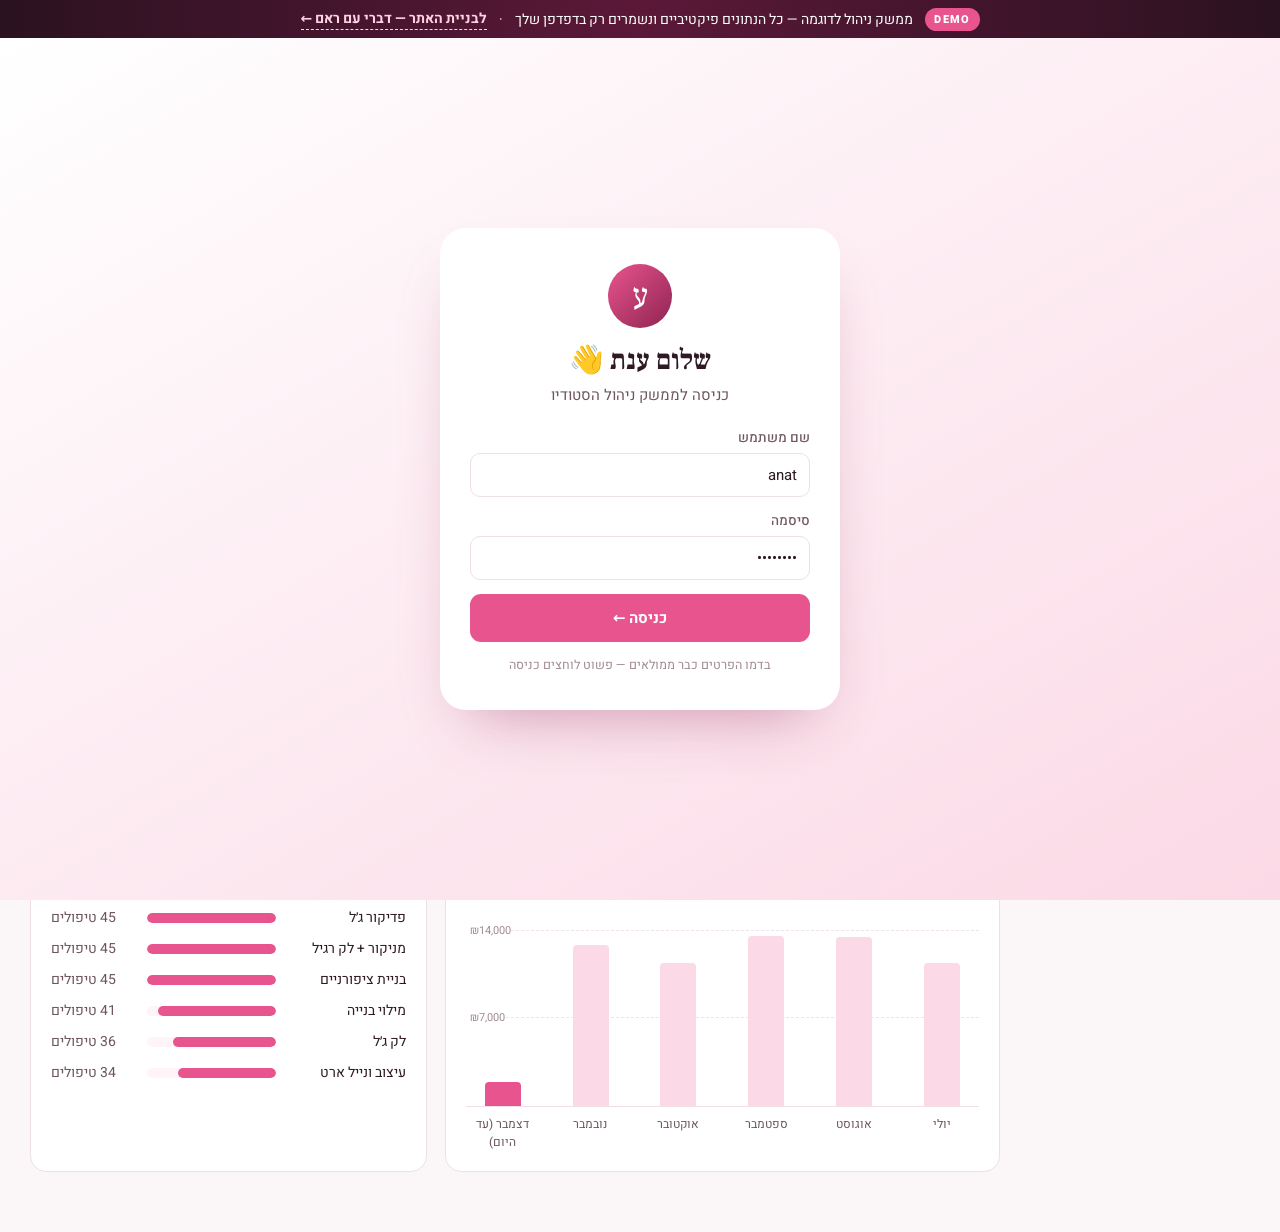
<file: anat/admin/index.html>
<!doctype html>
<html lang="he" dir="rtl">
<head>
  <meta charset="utf-8">
  <meta name="viewport" content="width=device-width, initial-scale=1">
  <title>ניהול סטודיו · ענת</title>
  <meta name="robots" content="noindex">
  <link rel="icon" href="data:image/svg+xml,<svg xmlns='http://www.w3.org/2000/svg' viewBox='0 0 100 100'><circle cx='50' cy='50' r='50' fill='%23e8558e'/><text x='50' y='68' font-size='54' text-anchor='middle' fill='white' font-family='serif'>ע</text></svg>">
  <link rel="preconnect" href="https://fonts.googleapis.com">
  <link rel="preconnect" href="https://fonts.gstatic.com" crossorigin>
  <link href="https://fonts.googleapis.com/css2?family=Frank+Ruhl+Libre:wght@500;700&family=Heebo:wght@400;500;700;800&display=swap" rel="stylesheet">
  <link rel="stylesheet" href="../assets/admin.css">
</head>
<body>

<div class="demo-banner" role="note">
  <span class="tag">DEMO</span>
  <span>ממשק ניהול לדוגמה<span class="long"> — כל הנתונים פיקטיביים ונשמרים רק בדפדפן שלך</span></span>
  <span aria-hidden="true">·</span>
  <a data-reem href="mailto:contact@reembir.com">לבניית האתר — דברי עם ראם ←</a>
</div>

<div class="login" id="login">
  <form class="login-card" id="loginForm">
    <div class="mark">ע</div>
    <h1>שלום ענת 👋</h1>
    <p>כניסה לממשק ניהול הסטודיו</p>
    <div class="field"><label for="lUser">שם משתמש</label><input id="lUser" value="anat" autocomplete="off"></div>
    <div class="field"><label for="lPass">סיסמה</label><input id="lPass" type="password" value="demo1234" autocomplete="off"></div>
    <button class="btn btn-primary" style="width:100%;padding:13px">כניסה ←</button>
    <small>בדמו הפרטים כבר ממולאים — פשוט לוחצים כניסה</small>
  </form>
</div>

<div class="app">
  <aside class="side">
    <div class="brand"><span class="mark">ע</span><span><b>ענת</b><small>ניהול הסטודיו</small></span></div>
    <button class="navbtn active" data-page="dash"><span class="ic">🏠</span>לוח בקרה</button>
    <button class="navbtn" data-page="bookings"><span class="ic">📋</span>הזמנות<span class="count" id="navPending" hidden></span></button>
    <button class="navbtn" data-page="calendar"><span class="ic">📅</span>יומן</button>
    <button class="navbtn" data-page="avail"><span class="ic">🕐</span>זמינות וחופשות</button>
    <button class="navbtn" data-page="payments"><span class="ic">💳</span>תשלומים</button>
    <button class="navbtn" data-page="clients"><span class="ic">👩</span>לקוחות</button>
    <button class="navbtn" data-page="services"><span class="ic">💅</span>טיפולים ומחירים</button>
    <div class="spacer"></div>
    <div class="foot">
      <a class="navbtn" href="../"><span class="ic">🌐</span>צפייה באתר</a>
      <button class="navbtn" id="resetBtn"><span class="ic">↺</span>איפוס נתוני דמו</button>
      <button class="navbtn" id="logoutBtn"><span class="ic">⎋</span>יציאה</button>
    </div>
  </aside>

  <main class="main">
    <div class="topbar">
      <div><h2 id="pageTitle">לוח בקרה</h2><div class="sub" id="pageSub"></div></div>
      <div class="actions">
        <button class="bell" id="bell" title="בקשות חדשות">🔔<span class="dot" id="bellDot" hidden></span></button>
        <button class="btn btn-primary" id="newBookingBtn">+ תור חדש</button>
      </div>
    </div>

    <!-- DASHBOARD -->
    <section class="page active" id="page-dash">
      <div class="grid g-4" id="stats"></div>
      <div class="grid g-2" style="margin-top:18px">
        <div class="card"><h3>התורים של היום <small id="todayLabel"></small></h3><div id="todayList"></div></div>
        <div class="card"><h3>ממתינות לאישור <small><a href="#" data-goto="bookings" data-filter="pending">לכל הבקשות</a></small></h3><div id="pendingList"></div></div>
      </div>
      <div class="grid g-2" style="margin-top:18px">
        <div class="card"><h3>הכנסות לפי חודש <small>₪, 6 חודשים אחרונים</small></h3><div id="revChart"></div></div>
        <div class="card"><h3>טיפולים פופולריים <small>90 ימים אחרונים</small></h3><div id="popular"></div></div>
      </div>
    </section>

    <!-- BOOKINGS -->
    <section class="page" id="page-bookings">
      <div class="toolbar">
        <div class="chips" id="statusChips"></div>
        <input class="search" id="bSearch" placeholder="🔍 חיפוש לפי שם או טלפון">
        <select class="search" id="bWhen" style="max-width:170px">
          <option value="upcoming">מהיום והלאה</option>
          <option value="past">עבר</option>
          <option value="all">הכול</option>
        </select>
      </div>
      <div class="table-wrap"><table>
        <thead><tr><th>לקוחה</th><th>טיפול</th><th>מועד</th><th>מחיר</th><th>סטטוס</th><th>תשלום</th><th></th></tr></thead>
        <tbody id="bTable"></tbody>
      </table></div>
    </section>

    <!-- CALENDAR -->
    <section class="page" id="page-calendar">
      <div class="cal-bar">
        <button class="btn btn-ghost btn-sm" id="wPrev">→ שבוע קודם</button>
        <button class="btn btn-ghost btn-sm" id="wToday">היום</button>
        <button class="btn btn-ghost btn-sm" id="wNext">שבוע הבא ←</button>
        <span class="range" id="wRange"></span>
        <div class="cal-legend">
          <span><i style="background:#fde3ee;border:2px solid var(--pink)"></i>מאושר</span>
          <span><i style="background:var(--warn-bg);border:2px solid var(--warn)"></i>ממתין</span>
          <span><i style="background:var(--ok-bg);border:2px solid var(--ok)"></i>הושלם</span>
          <span><i style="background:repeating-linear-gradient(45deg,#fde7ef,#fde7ef 3px,#fff 3px,#fff 6px)"></i>חופשה / סגור</span>
        </div>
      </div>
      <div class="week-wrap"><div class="week" id="week"></div></div>
      <p class="sub" style="color:var(--ink-3);font-size:13px;margin-top:10px">💡 לחיצה על משבצת ריקה פותחת תור חדש בשעה הזו · לחיצה על תור פותחת את פרטיו</p>
    </section>

    <!-- AVAILABILITY -->
    <section class="page" id="page-avail">
      <div class="grid g-2e">
        <div class="card">
          <h3>שעות פעילות שבועיות <button class="btn btn-primary btn-sm" id="saveHours">שמירה</button></h3>
          <div id="hoursEditor"></div>
          <div class="row2" style="margin-top:16px">
            <div class="field"><label>מרווח בין תורים (דק׳)</label><input type="number" id="setBuffer" min="0" step="5"></div>
            <div class="field"><label>קפיצות זמן ביומן ההזמנות (דק׳)</label><select id="setStep"><option>15</option><option>30</option><option>60</option></select></div>
          </div>
          <label style="display:flex;gap:10px;align-items:center"><span class="switch"><input type="checkbox" id="setAuto"><span></span></span> אישור אוטומטי להזמנות מהאתר</label>
        </div>
        <div class="card">
          <h3>חופשות וימי חסימה <button class="btn btn-primary btn-sm" id="addVac">+ הוספה</button></h3>
          <div id="vacList"></div>
        </div>
      </div>
    </section>

    <!-- PAYMENTS -->
    <section class="page" id="page-payments">
      <div class="grid g-4" id="payStats"></div>
      <div class="card" style="margin-top:18px">
        <h3>ממתינים לגבייה <small>טיפולים שהתקיימו / מתקיימים היום ועדיין לא שולמו</small></h3>
        <div id="dueList"></div>
      </div>
      <h3 style="margin:24px 0 12px;font-size:17px">היסטוריית תנועות</h3>
      <div class="table-wrap"><table>
        <thead><tr><th>תאריך</th><th>לקוחה</th><th>סוג</th><th>אמצעי</th><th>סכום</th><th>קבלה</th></tr></thead>
        <tbody id="payTable"></tbody>
      </table></div>
    </section>

    <!-- CLIENTS -->
    <section class="page" id="page-clients">
      <div class="toolbar"><input class="search" id="cSearch" placeholder="🔍 חיפוש לקוחה"></div>
      <div class="table-wrap"><table>
        <thead><tr><th>לקוחה</th><th>טלפון</th><th>ביקורים</th><th>ביקור אחרון</th><th>התור הבא</th><th>סה״כ הכנסות</th><th></th></tr></thead>
        <tbody id="cTable"></tbody>
      </table></div>
    </section>

    <!-- SERVICES -->
    <section class="page" id="page-services">
      <div class="card">
        <h3>טיפולים ומחירים <small>השינויים מתעדכנים מיד באתר</small><button class="btn btn-primary btn-sm" id="saveSvc">שמירת שינויים</button></h3>
        <div id="svcEditor"></div>
      </div>
      <div class="card" style="margin-top:18px">
        <h3>מקדמה בהזמנה אונליין</h3>
        <div class="field" style="max-width:220px"><label>סכום מקדמה (₪)</label><input type="number" id="setDeposit" min="0" step="10"></div>
      </div>
    </section>
  </main>
</div>

<div class="modal-bg" id="modalBg"><div class="modal" id="modal"></div></div>
<div class="toasts" id="toasts"></div>

<script src="../assets/store.js"></script>
<script src="../assets/admin.js"></script>
</body>
</html>
</file>
<file: anat/assets/admin.css>
:root {
  --pink: #e8558e; --pink-dark: #c23a72; --pink-deep: #8f2352; --pink-soft: #fbd9e6; --pink-mist: #fff5f9;
  --ink: #2f1a24; --ink-2: #6e5560; --ink-3: #a08b95; --line: #f0dfe7; --bg: #fbf6f8; --white: #fff;
  --ok: #1f9d6a; --ok-bg: #e3f6ee; --warn: #b7791f; --warn-bg: #fdf3dc; --bad: #c9393b; --bad-bg: #fde7e7; --info: #3a6fd8; --info-bg: #e6eefc; --mute-bg: #f1edef;
  --banner-h: 38px; --side-w: 250px; --radius: 16px;
}
* { box-sizing: border-box; }
[hidden] { display: none !important; }
body { margin: 0; font-family: 'Heebo', system-ui, sans-serif; color: var(--ink); background: var(--bg); padding-top: var(--banner-h); font-size: 15px; -webkit-font-smoothing: antialiased; }
h1, h2, h3, h4 { margin: 0; }
button { font: inherit; color: inherit; }
a { color: var(--pink-dark); }

.demo-banner { position: fixed; inset: 0 0 auto 0; height: var(--banner-h); z-index: 300; display: flex; align-items: center; justify-content: center; gap: 12px; background: linear-gradient(90deg, #2b1220, #5b1838 50%, #2b1220); color: #fff; font-size: 14px; padding: 0 12px; white-space: nowrap; overflow: hidden; }
.demo-banner .tag { background: var(--pink); font-weight: 800; letter-spacing: .12em; font-size: 11px; padding: 3px 9px; border-radius: 99px; }
.demo-banner a { color: #ffd1e3; font-weight: 700; text-decoration: none; border-bottom: 1px dashed #ffd1e3; }
@media (max-width: 600px) { .demo-banner .long { display: none; } .demo-banner { font-size: 13px; gap: 8px; } }

/* login */
.login { position: fixed; inset: var(--banner-h) 0 0 0; z-index: 200; display: grid; place-items: center; background: linear-gradient(150deg, #fff 0%, var(--pink-soft) 100%); padding: 16px; }
.login.hide { display: none; }
.login-card { width: min(400px, 100%); background: #fff; border-radius: 26px; padding: 36px 30px; box-shadow: 0 30px 60px -30px rgba(143, 35, 82, .45); text-align: center; }
.login-card .mark { width: 64px; height: 64px; border-radius: 50%; margin: 0 auto 14px; display: grid; place-items: center; font-family: 'Frank Ruhl Libre', serif; font-size: 34px; color: #fff; background: linear-gradient(135deg, var(--pink), var(--pink-deep)); }
.login-card h1 { font-family: 'Frank Ruhl Libre', serif; font-size: 28px; }
.login-card p { color: var(--ink-2); margin: 6px 0 22px; }
.login-card .field { text-align: start; }
.login-card small { display: block; margin-top: 14px; color: var(--ink-3); }

/* layout */
.app { display: grid; grid-template-columns: var(--side-w) 1fr; min-height: calc(100vh - var(--banner-h)); }
.side { background: #fff; border-inline-start: 1px solid var(--line); padding: 22px 14px; position: sticky; top: var(--banner-h); height: calc(100vh - var(--banner-h)); display: flex; flex-direction: column; gap: 4px; overflow: auto; }
.side .brand { display: flex; align-items: center; gap: 10px; padding: 0 10px 18px; margin-bottom: 8px; border-bottom: 1px solid var(--line); }
.side .brand .mark { width: 40px; height: 40px; border-radius: 50%; display: grid; place-items: center; font-family: 'Frank Ruhl Libre', serif; font-size: 21px; color: #fff; background: linear-gradient(135deg, var(--pink), var(--pink-deep)); flex: none; }
.side .brand b { display: block; font-family: 'Frank Ruhl Libre', serif; font-size: 19px; line-height: 1.1; }
.side .brand small { color: var(--ink-3); font-size: 12px; }
.navbtn { display: flex; align-items: center; gap: 12px; padding: 11px 14px; border-radius: 12px; border: 0; background: none; cursor: pointer; text-align: start; color: var(--ink-2); font-weight: 500; width: 100%; }
.navbtn:hover { background: var(--pink-mist); color: var(--ink); }
.navbtn.active { background: var(--pink-soft); color: var(--pink-deep); font-weight: 700; }
.navbtn .ic { width: 22px; text-align: center; font-size: 17px; }
.navbtn .count { margin-inline-start: auto; background: var(--pink); color: #fff; font-size: 12px; font-weight: 700; border-radius: 99px; padding: 1px 8px; }
.side .spacer { flex: 1; }
.side .foot { border-top: 1px solid var(--line); padding-top: 10px; display: grid; gap: 2px; }
.side .foot a { text-decoration: none; }

.main { padding: 26px 30px 60px; min-width: 0; }
.topbar { display: flex; align-items: center; justify-content: space-between; gap: 16px; margin-bottom: 24px; flex-wrap: wrap; }
.topbar h2 { font-size: 26px; font-family: 'Frank Ruhl Libre', serif; }
.topbar .sub { color: var(--ink-2); font-size: 14px; }
.topbar .actions { display: flex; gap: 10px; align-items: center; flex-wrap: wrap; }
.bell { position: relative; width: 42px; height: 42px; border-radius: 12px; border: 1px solid var(--line); background: #fff; cursor: pointer; font-size: 18px; }
.bell .dot { position: absolute; top: -5px; left: -5px; background: var(--pink); color: #fff; font-size: 11px; font-weight: 700; border-radius: 99px; min-width: 20px; height: 20px; display: grid; place-items: center; padding: 0 5px; }

@media (max-width: 900px) {
  .app { grid-template-columns: 1fr; }
  .side { position: sticky; top: var(--banner-h); height: auto; flex-direction: row; padding: 8px; overflow-x: auto; z-index: 40; border: 0; border-bottom: 1px solid var(--line); gap: 4px; }
  .side .brand, .side .spacer, .side .foot { display: none; }
  .navbtn { width: auto; white-space: nowrap; padding: 9px 12px; }
  .main { padding: 18px 16px 60px; }
}

/* elements */
.btn { display: inline-flex; align-items: center; justify-content: center; gap: 7px; border: 0; border-radius: 11px; padding: 10px 18px; font-weight: 700; cursor: pointer; text-decoration: none; transition: background .15s, transform .15s; white-space: nowrap; }
.btn-sm { padding: 6px 12px; font-size: 13px; border-radius: 9px; }
.btn-primary { background: var(--pink); color: #fff; }
.btn-primary:hover { background: var(--pink-dark); }
.btn-ghost { background: #fff; border: 1px solid var(--line); color: var(--ink); }
.btn-ghost:hover { border-color: var(--pink); }
.btn-ok { background: var(--ok); color: #fff; }
.btn-ok:hover { filter: brightness(.93); }
.btn-bad { background: var(--bad-bg); color: var(--bad); }
.btn-bad:hover { background: #fbd5d5; }
.btn:disabled { opacity: .5; cursor: not-allowed; }
.card { background: #fff; border: 1px solid var(--line); border-radius: var(--radius); padding: 20px; }
.card h3 { font-size: 17px; margin-bottom: 14px; display: flex; justify-content: space-between; align-items: center; gap: 10px; }
.card h3 small { font-weight: 400; color: var(--ink-3); font-size: 13px; }
.grid { display: grid; gap: 18px; }
.g-4 { grid-template-columns: repeat(4, 1fr); }
.g-2 { grid-template-columns: 1.4fr 1fr; }
.g-2e { grid-template-columns: 1fr 1fr; }
@media (max-width: 1100px) { .g-4 { grid-template-columns: repeat(2, 1fr); } .g-2, .g-2e { grid-template-columns: 1fr; } }
@media (max-width: 480px) { .g-4 { grid-template-columns: 1fr 1fr; gap: 10px; } }

.stat { display: flex; flex-direction: column; gap: 6px; }
.stat .lbl { color: var(--ink-2); font-size: 14px; display: flex; align-items: center; gap: 8px; }
.stat .lbl i { font-style: normal; width: 30px; height: 30px; border-radius: 9px; background: var(--pink-mist); display: grid; place-items: center; }
.stat .val { font-size: 30px; font-weight: 800; line-height: 1.1; }
.stat .delta { font-size: 13px; color: var(--ink-3); }
.stat .delta.up { color: var(--ok); }
.stat .delta.down { color: var(--bad); }
@media (max-width: 480px) { .stat .val { font-size: 24px; } .card { padding: 14px; } }

.badge { display: inline-flex; align-items: center; gap: 5px; font-size: 12.5px; font-weight: 700; padding: 3px 10px; border-radius: 99px; white-space: nowrap; }
.badge::before { content: ''; width: 6px; height: 6px; border-radius: 50%; background: currentColor; }
.st-pending { background: var(--warn-bg); color: var(--warn); }
.st-approved { background: var(--info-bg); color: var(--info); }
.st-done { background: var(--ok-bg); color: var(--ok); }
.st-rejected, .st-cancelled { background: var(--mute-bg); color: var(--ink-2); }
.paid { background: var(--ok-bg); color: var(--ok); }
.unpaid { background: var(--mute-bg); color: var(--ink-2); }
.new-tag { background: var(--pink); color: #fff; font-size: 11px; font-weight: 700; padding: 1px 7px; border-radius: 99px; margin-inline-start: 6px; }

.list-item { display: flex; align-items: center; gap: 12px; padding: 12px 0; border-bottom: 1px solid var(--line); }
.list-item:last-child { border-bottom: 0; }
.list-item .time { font-weight: 800; color: var(--pink-dark); min-width: 52px; }
.list-item .who { flex: 1; min-width: 0; }
.list-item .who b { display: block; overflow: hidden; text-overflow: ellipsis; white-space: nowrap; }
.list-item .who small { color: var(--ink-2); }
.list-item .acts { display: flex; gap: 6px; flex-wrap: wrap; justify-content: flex-end; }
.empty { color: var(--ink-3); text-align: center; padding: 26px 10px; }
.av { width: 38px; height: 38px; border-radius: 50%; flex: none; display: grid; place-items: center; font-weight: 700; color: #fff; background: linear-gradient(135deg, #f4a6c5, var(--pink)); }

/* table */
.toolbar { display: flex; gap: 10px; align-items: center; flex-wrap: wrap; margin-bottom: 16px; }
.chips { display: flex; gap: 6px; flex-wrap: wrap; }
.chip { border: 1px solid var(--line); background: #fff; border-radius: 99px; padding: 6px 14px; cursor: pointer; font-size: 14px; font-weight: 500; }
.chip.active { background: var(--ink); color: #fff; border-color: var(--ink); }
.chip b { font-weight: 700; opacity: .7; margin-inline-start: 4px; }
.search { flex: 1; min-width: 180px; max-width: 320px; padding: 9px 14px; border-radius: 11px; border: 1px solid var(--line); font: inherit; background: #fff; outline: none; }
.search:focus { border-color: var(--pink); }
.table-wrap { overflow-x: auto; background: #fff; border: 1px solid var(--line); border-radius: var(--radius); }
table { width: 100%; border-collapse: collapse; min-width: 760px; }
th { text-align: start; font-size: 13px; color: var(--ink-2); font-weight: 500; padding: 12px 14px; border-bottom: 1px solid var(--line); background: #fdfafb; white-space: nowrap; }
td { padding: 12px 14px; border-bottom: 1px solid var(--line); vertical-align: middle; }
tr:last-child td { border-bottom: 0; }
tbody tr { cursor: pointer; transition: background .12s; }
tbody tr:hover { background: var(--pink-mist); }
td .acts { display: flex; gap: 6px; justify-content: flex-end; }
.num { font-variant-numeric: tabular-nums; }

/* week calendar */
.cal-bar { display: flex; align-items: center; gap: 10px; flex-wrap: wrap; margin-bottom: 14px; }
.cal-bar .range { font-weight: 700; font-size: 17px; min-width: 200px; }
.cal-legend { display: flex; gap: 14px; font-size: 13px; color: var(--ink-2); margin-inline-start: auto; flex-wrap: wrap; }
.cal-legend span { display: inline-flex; align-items: center; gap: 6px; }
.cal-legend i { width: 12px; height: 12px; border-radius: 4px; display: inline-block; }
.week-wrap { overflow-x: auto; background: #fff; border: 1px solid var(--line); border-radius: var(--radius); }
.week { display: grid; grid-template-columns: 56px repeat(7, minmax(118px, 1fr)); min-width: 900px; position: relative; }
.week .hd { position: sticky; top: 0; background: #fdfafb; border-bottom: 1px solid var(--line); padding: 10px 6px; text-align: center; font-size: 13px; color: var(--ink-2); z-index: 2; }
.week .hd b { display: block; font-size: 19px; color: var(--ink); }
.week .hd.today b { color: #fff; background: var(--pink); border-radius: 50%; width: 34px; height: 34px; display: grid; place-items: center; margin: 2px auto 0; }
.week .hd small { display: block; font-size: 11px; color: var(--pink-dark); }
.hours-col { position: relative; }
.hours-col div { position: absolute; inset-inline: 0; font-size: 12px; color: var(--ink-3); text-align: center; transform: translateY(-8px); }
.daycol { position: relative; border-inline-start: 1px solid var(--line); background-image: repeating-linear-gradient(to bottom, transparent 0, transparent 55px, var(--line) 55px, var(--line) 56px); cursor: copy; }
.daycol .closed { position: absolute; inset-inline: 0; background: repeating-linear-gradient(45deg, #f8f1f4, #f8f1f4 6px, #fdfafb 6px, #fdfafb 12px); pointer-events: none; }
.daycol .vac { position: absolute; inset: 0; background: repeating-linear-gradient(45deg, #fde7ef, #fde7ef 8px, #fff6fa 8px, #fff6fa 16px); display: grid; place-items: center; text-align: center; color: var(--pink-deep); font-weight: 700; font-size: 13px; padding: 10px; cursor: default; }
.ev { position: absolute; inset-inline: 4px; border-radius: 9px; padding: 4px 8px; font-size: 12.5px; overflow: hidden; cursor: pointer; border-inline-start: 4px solid; line-height: 1.35; box-shadow: 0 0 0 2px #fff; transition: transform .12s; }
.ev:hover { transform: scale(1.02); z-index: 3; }
.ev b { display: block; white-space: nowrap; overflow: hidden; text-overflow: ellipsis; }
.ev.pending { background: var(--warn-bg); border-color: var(--warn); color: #6d4a12; }
.ev.approved { background: #fde3ee; border-color: var(--pink); color: var(--pink-deep); }
.ev.done { background: var(--ok-bg); border-color: var(--ok); color: #135c3f; }
.now-line { position: absolute; inset-inline: 0; height: 2px; background: var(--bad); z-index: 2; pointer-events: none; }
.now-line::before { content: ''; position: absolute; right: -5px; top: -4px; width: 10px; height: 10px; border-radius: 50%; background: var(--bad); }

/* hours & vacations */
.hours-row { display: grid; grid-template-columns: 90px 60px 1fr; gap: 12px; align-items: center; padding: 10px 0; border-bottom: 1px solid var(--line); }
.hours-row:last-child { border-bottom: 0; }
.hours-row .times { display: flex; gap: 8px; align-items: center; }
.hours-row input[type=time] { font: inherit; padding: 7px 10px; border: 1px solid var(--line); border-radius: 9px; }
.hours-row.off .times { opacity: .35; pointer-events: none; }
.switch { position: relative; width: 44px; height: 24px; display: inline-block; }
.switch input { opacity: 0; width: 0; height: 0; }
.switch span { position: absolute; inset: 0; background: #ddd0d6; border-radius: 99px; cursor: pointer; transition: .2s; }
.switch span::before { content: ''; position: absolute; width: 18px; height: 18px; border-radius: 50%; background: #fff; top: 3px; right: 3px; transition: .2s; }
.switch input:checked + span { background: var(--pink); }
.switch input:checked + span::before { transform: translateX(-20px); }
.vac-item { display: flex; gap: 12px; align-items: center; padding: 12px; border-radius: 12px; background: var(--pink-mist); margin-bottom: 8px; }
.vac-item .ic { font-size: 22px; }
.vac-item div { flex: 1; }
.vac-item small { color: var(--ink-2); display: block; }
.vac-item.past { opacity: .5; }

/* services editor */
.svc-row { display: grid; grid-template-columns: 56px 1fr 110px 110px 40px; gap: 12px; align-items: center; padding: 12px 0; border-bottom: 1px solid var(--line); }
.svc-row:last-child { border: 0; }
.svc-row img { width: 56px; height: 56px; border-radius: 12px; object-fit: cover; }
.svc-row input { font: inherit; padding: 8px 10px; border: 1px solid var(--line); border-radius: 9px; width: 100%; }
.svc-row label { font-size: 12px; color: var(--ink-3); display: block; }
@media (max-width: 640px) { .svc-row { grid-template-columns: 48px 1fr 1fr; } .svc-row .nm { grid-column: 2 / -1; } .svc-row img { grid-row: span 2; width: 48px; height: 48px; } .svc-row .del { display: none; } }

/* bar chart */
.bars { display: flex; align-items: flex-end; gap: 14px; height: 200px; padding-top: 24px; border-bottom: 1px solid var(--line); position: relative; }
.bars .gridline { position: absolute; inset-inline: 0; border-top: 1px dashed #efe3e8; font-size: 11px; color: var(--ink-3); }
.bars .gridline span { position: absolute; left: 0; top: -9px; background: #fff; padding-inline-end: 4px; }
.bar-col { flex: 1; display: flex; flex-direction: column; justify-content: flex-end; align-items: center; height: 100%; position: relative; z-index: 1; cursor: default; }
.bar { width: min(36px, 70%); background: var(--pink-soft); border-radius: 4px 4px 0 0; transition: background .15s; min-height: 2px; }
.bar-col.cur .bar { background: var(--pink); }
.bar-col:hover .bar { background: var(--pink-dark); }
.bar-col .tip { position: absolute; bottom: calc(100% + 4px); background: var(--ink); color: #fff; font-size: 12px; padding: 5px 9px; border-radius: 8px; white-space: nowrap; opacity: 0; pointer-events: none; transition: opacity .12s; }
.bar-col:hover .tip { opacity: 1; }
.bar-labels { display: flex; gap: 14px; margin-top: 8px; }
.bar-labels span { flex: 1; text-align: center; font-size: 12px; color: var(--ink-2); }
.hbar { display: grid; grid-template-columns: 120px 1fr 86px; gap: 10px; align-items: center; margin-bottom: 10px; font-size: 14px; }
.hbar .track { height: 10px; background: var(--pink-mist); border-radius: 99px; overflow: hidden; }
.hbar .fill { height: 100%; background: var(--pink); border-radius: 99px; }
.hbar .v { white-space: nowrap; text-align: end; color: var(--ink-2); font-variant-numeric: tabular-nums; }

/* modal */
.modal-bg { position: fixed; inset: 0; background: rgba(47, 26, 36, .45); z-index: 400; display: none; align-items: center; justify-content: center; padding: 16px; backdrop-filter: blur(3px); }
.modal-bg.open { display: flex; }
.modal { background: #fff; border-radius: 22px; width: min(520px, 100%); max-height: calc(100vh - 32px); overflow: auto; animation: pop .22s ease; }
@keyframes pop { from { transform: scale(.95); opacity: 0; } to { transform: none; opacity: 1; } }
.modal-hd { display: flex; justify-content: space-between; align-items: center; padding: 20px 22px 12px; position: sticky; top: 0; background: #fff; z-index: 1; }
.modal-hd h3 { font-size: 20px; font-family: 'Frank Ruhl Libre', serif; }
.modal-hd .x { border: 0; background: var(--pink-mist); width: 34px; height: 34px; border-radius: 50%; cursor: pointer; font-size: 16px; }
.modal-bd { padding: 6px 22px 22px; }
.modal-ft { display: flex; gap: 8px; flex-wrap: wrap; padding: 14px 22px 20px; border-top: 1px solid var(--line); }
.detail { display: grid; grid-template-columns: 110px 1fr; gap: 8px 12px; margin-bottom: 14px; }
.detail dt { color: var(--ink-2); font-size: 14px; }
.detail dd { margin: 0; font-weight: 500; }
.field { display: flex; flex-direction: column; gap: 5px; margin-bottom: 14px; }
.field label { font-size: 13.5px; font-weight: 500; color: var(--ink-2); }
.field input, .field select, .field textarea { font: inherit; padding: 10px 12px; border: 1px solid var(--line); border-radius: 10px; background: #fff; outline: none; color: var(--ink); }
.field input:focus, .field select:focus, .field textarea:focus { border-color: var(--pink); box-shadow: 0 0 0 3px var(--pink-soft); }
.row2 { display: grid; grid-template-columns: 1fr 1fr; gap: 12px; }
.methods { display: grid; grid-template-columns: repeat(4, 1fr); gap: 8px; margin-bottom: 14px; }
.methods button { border: 1.5px solid var(--line); background: #fff; border-radius: 12px; padding: 10px 4px; cursor: pointer; font-size: 13px; font-weight: 500; }
.methods button span { display: block; font-size: 20px; }
.methods button.sel { border-color: var(--pink); background: var(--pink-mist); }
.callout { background: var(--pink-mist); border-radius: 12px; padding: 12px 14px; font-size: 14px; color: var(--ink-2); margin-bottom: 14px; }
.callout.warn { background: var(--warn-bg); color: #6d4a12; }
.receipt { text-align: center; padding: 10px 0; }
.receipt .ok { width: 70px; height: 70px; border-radius: 50%; background: var(--ok-bg); color: var(--ok); display: grid; place-items: center; font-size: 34px; margin: 0 auto 12px; }
.spinner { width: 16px; height: 16px; border: 2.5px solid rgba(255, 255, 255, .4); border-top-color: #fff; border-radius: 50%; animation: spin .7s linear infinite; }
@keyframes spin { to { transform: rotate(360deg); } }
.slot-pick { display: grid; grid-template-columns: repeat(auto-fill, minmax(70px, 1fr)); gap: 6px; max-height: 170px; overflow: auto; margin-bottom: 14px; }
.slot-pick button { border: 1px solid var(--line); background: #fff; border-radius: 9px; padding: 7px 0; cursor: pointer; }
.slot-pick button.sel { background: var(--pink); color: #fff; border-color: var(--pink); }

/* toast */
.toasts { position: fixed; bottom: 20px; left: 20px; z-index: 500; display: grid; gap: 8px; }
.toast { background: var(--ink); color: #fff; padding: 12px 18px; border-radius: 12px; box-shadow: 0 12px 30px -10px rgba(0, 0, 0, .4); animation: tin .25s ease; font-size: 14px; max-width: 340px; }
@keyframes tin { from { transform: translateY(14px); opacity: 0; } }
.page { display: none; }
.page.active { display: block; animation: fade .25s ease; }
@keyframes fade { from { opacity: 0; } }
</file>
